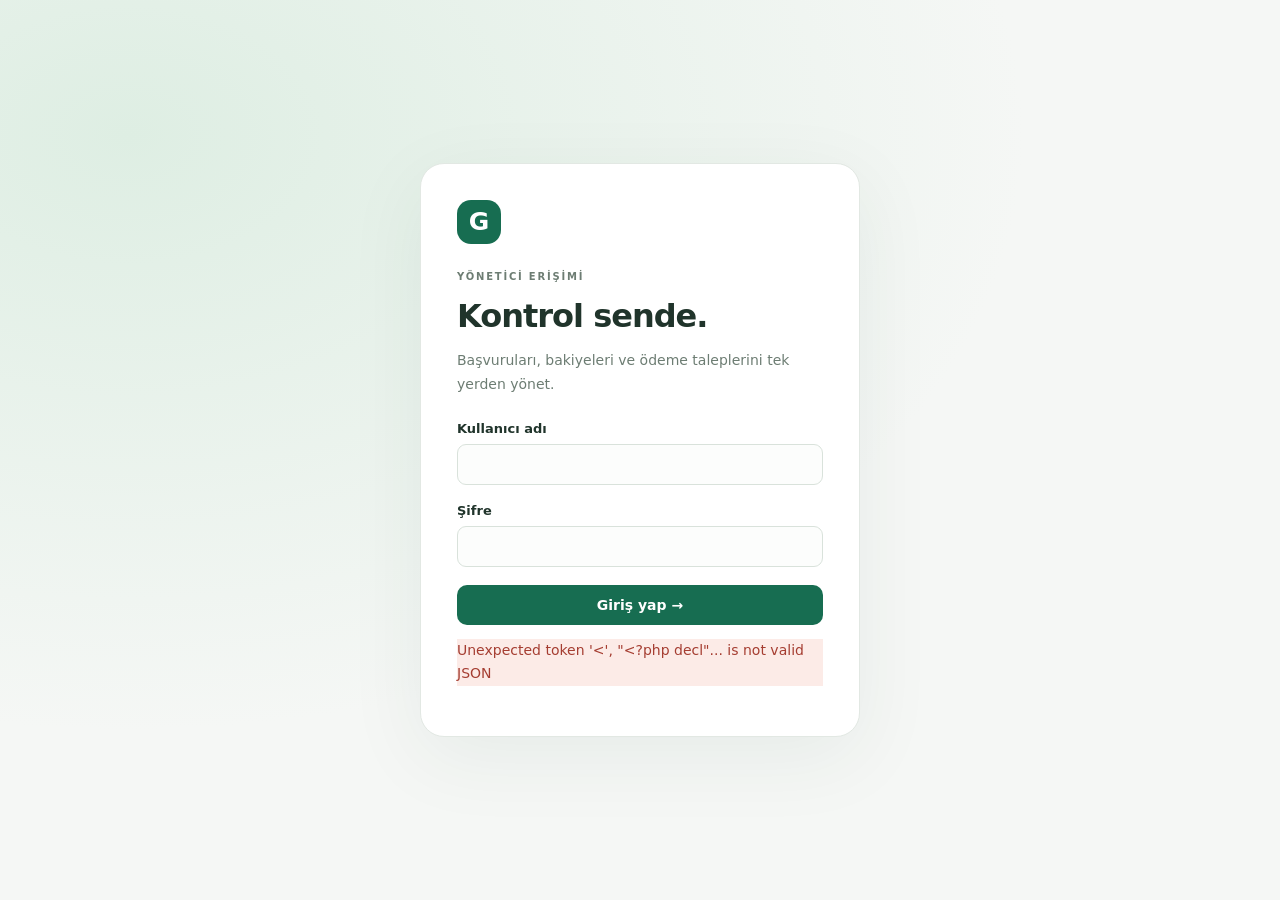
<file: cpanel/admin/view.html>
<!doctype html><html lang="tr"><head><meta charset="utf-8"><meta name="viewport" content="width=device-width,initial-scale=1"><title>Yönetim Paneli</title><link rel="stylesheet" href="style.css?v=notifications1"><script defer src="admin.js?v=notifications1"></script></head><body>
<div id="login-screen" class="login-shell"><section class="login-card"><div class="logo">G</div><p class="eyebrow">YÖNETİCİ ERİŞİMİ</p><h1>Kontrol sende.</h1><p>Başvuruları, bakiyeleri ve ödeme taleplerini tek yerden yönet.</p><form id="login-form"><label>Kullanıcı adı<input name="username" autocomplete="username" required maxlength="40"></label><label>Şifre<input name="password" type="password" autocomplete="current-password" required maxlength="72"></label><button>Giriş yap <span>→</span></button></form><form id="setup-form" hidden><div class="hint">İlk kullanım: bot-config.php dosyasındaki setup_key ile kendi yönetici hesabını oluştur.</div><label>Kurulum anahtarı<input name="setup_key" type="password" autocomplete="off" required></label><label>Yeni kullanıcı adı<input name="username" autocomplete="username" minlength="3" maxlength="40" required></label><label>Yeni şifre<input name="password" type="password" autocomplete="new-password" minlength="12" maxlength="72" required></label><label>Şifreyi tekrar yaz<input name="password_confirm" type="password" autocomplete="new-password" required></label><button>Yönetici hesabını oluştur</button></form><p id="login-notice" role="status">Bağlantı kontrol ediliyor…</p></section></div>
<div id="dashboard" class="shell" hidden><aside class="sidebar"><div class="brand"><div class="logo">G</div><div><strong>Görev Cüzdanı</strong><small>YÖNETİM PANELİ</small></div></div><nav><button data-page="submissions" class="active">Başvurular <span id="nav-count">0</span></button><button data-page="payments">Ödemeler</button><button data-page="users">Kullanıcılar</button><button data-page="notifications">Bildirimler</button></nav><div class="side-bottom"><span id="admin-name">Yönetici</span><button id="logout" class="secondary">Güvenli çıkış</button></div></aside><main><header><div><p class="eyebrow">GENEL BAKIŞ</p><h1 id="page-title">Başvurular</h1></div><button id="refresh" class="secondary">Yenile ↻</button></header><div id="notice" role="status" class="notice">Bilgiler yükleniyor…</div><section class="metrics"><article><small>Kullanıcılar</small><strong id="metric-users">—</strong></article><article><small>Toplam kullanıcı bakiyesi</small><strong id="metric-balance">—</strong></article><article><small>Bekleyen başvuru</small><strong id="metric-submissions">—</strong></article><article><small>Bekleyen ödeme</small><strong id="metric-payments">—</strong></article></section>
<section class="page" id="page-submissions"><div class="section-heading"><h2>Başvuru merkezi</h2><input id="submission-search" placeholder="Gmail veya kullanıcı kimliği ara" aria-label="Başvuru ara"></div><h3>İnceleme bekleyenler</h3><div id="pending-submissions" class="cards"></div><h3>Sonuçlanan başvurular</h3><div id="reviewed-submissions" class="cards"></div><p class="muted">Her listede en fazla 100 kayıt gösterilir.</p></section>
<section class="page" id="page-payments" hidden><div class="section-heading"><h2>Ödeme merkezi</h2><span class="pill">USDT · TRC20</span></div><p class="muted">Bakiye ve talepler TL'dir. Ödeme anında USDT miktarını hesapla; gerçek transferi tamamladıktan sonra tutarı ve TXID'yi kaydet.</p><h3>Bekleyen talepler</h3><div id="pending-payments" class="cards"></div><h3>Ödeme geçmişi</h3><div id="payment-history" class="cards"></div></section>
<section class="page" id="page-users" hidden><div class="section-heading"><h2>Kullanıcılar</h2><input id="user-search" placeholder="Telegram kimliği ara" aria-label="Kullanıcı ara"></div><div class="user-layout"><div><div id="users-list" class="cards"></div><p class="muted">Son 100 kullanıcı kimliği gösterilir.</p></div><section class="credit-card"><h3>Bakiye ekle</h3><p class="muted">Tutar kullanıcının TL bakiyesine eklenir.</p><form id="credit-form"><label>Telegram kullanıcı kimliği<input name="user_id" type="number" min="1" required></label><label>Tutar (TL)<input name="amount" type="number" min="0.01" max="1000000" step="0.01" required></label><button>Bakiyeye ekle</button></form></section></div></section><section class="page" id="page-notifications" hidden><div class="section-heading"><h2>Telegram bildirimleri</h2><span class="pill">Yeni başvurular</span></div><p class="muted">Bildirimleri kendi hesabına veya başka bir Telegram hesabına gönderebilirsin. Alıcıya admin yetkisi verilmez; mesajlarda şifre bulunmaz.</p><div class="notification-layout"><form id="notification-form"><label>Bildirim hesabının sayısal Telegram kimliği<input name="chat_id" inputmode="numeric" pattern="[0-9]+" placeholder="Örn. 123456789" autocomplete="off"></label><label class="switch-row"><input type="checkbox" name="enabled"><span>Yeni başvuru bildirimlerini aç</span></label><p class="muted">Alıcı hesabın önce botu açıp /start yazması gerekir. Sayısal kimlik @userinfobot üzerinden öğrenilebilir; @kullanıcıadı yazma.</p><button>Ayarları kaydet</button><button id="notification-test" type="button" class="secondary">Test mesajı gönder</button></form><div class="notification-help"><h3>Nasıl çalışır?</h3><p>Yeni başvuru kaydedilince Gmail adresi, başvuru numarası ve panel bağlantısı bu hesaba gönderilir.</p><p>Bu ayar yalnızca yeni başvurular içindir. Alıcıyı değiştirince veya bildirimleri kapatınca eski gönderilmemiş mesajlar iptal edilir.</p><div id="notification-stats" class="hint"></div><button id="notification-retry" class="secondary">Başarısız bildirimleri yeniden dene</button><p class="muted">Gönderim başarısız olsa da başvuru korunur. Bekleyen mesajlar sonraki uygulama/panel ziyaretlerinde tekrar denenir.</p></div></div></section><footer>Yalnızca yetkili yönetici erişimi · Manuel ödeme yönetimi</footer></main></div></body></html>
</file>
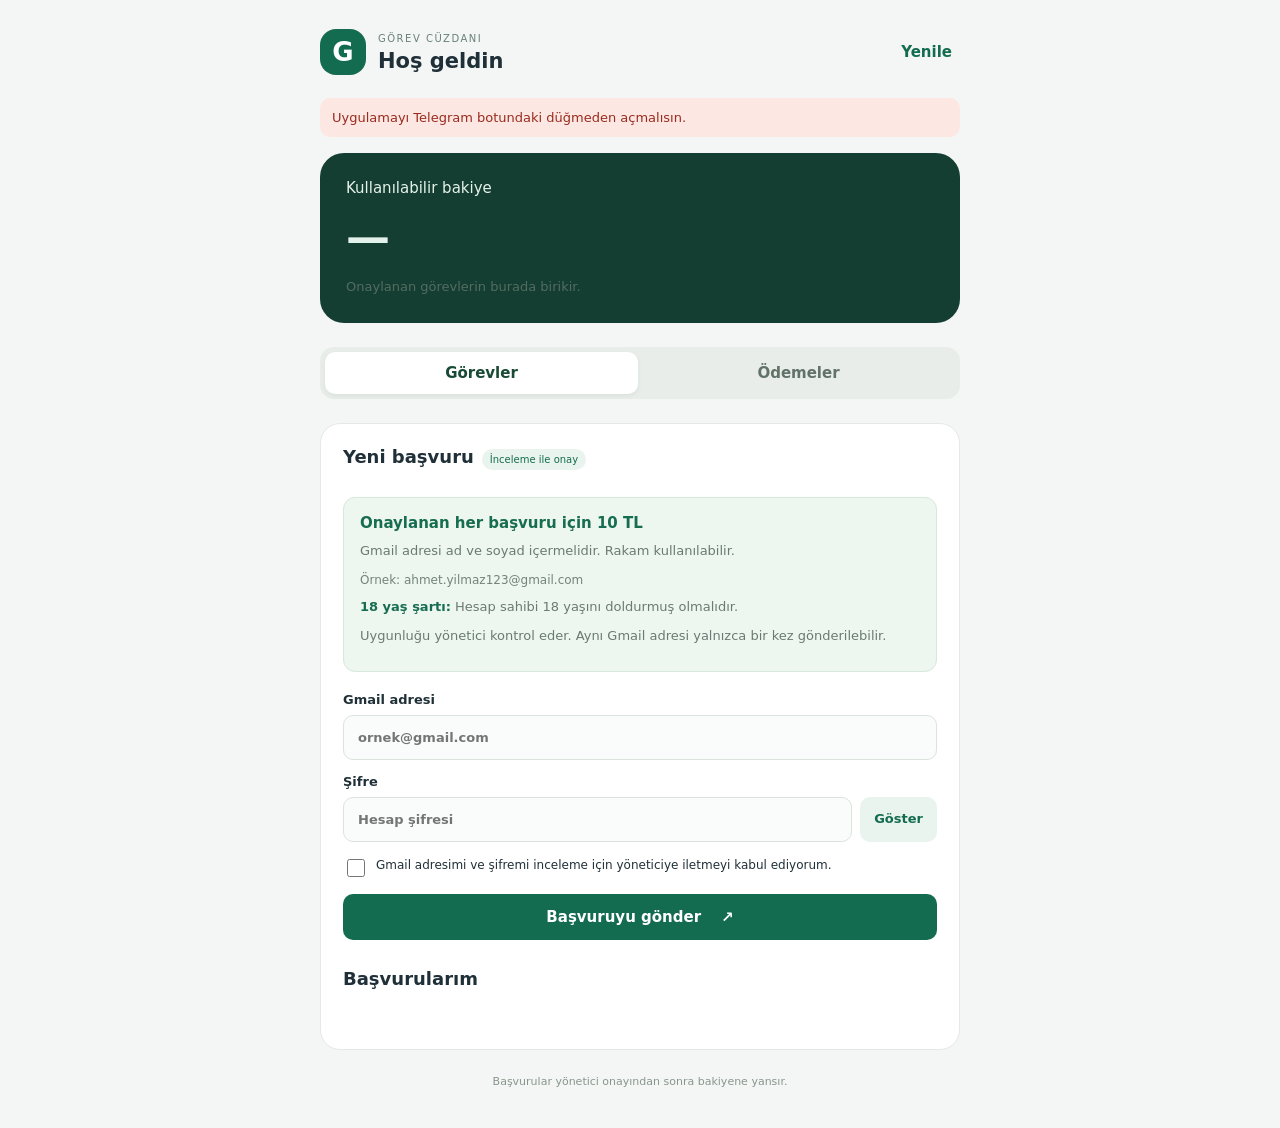
<file: cpanel/app/view.html>
<!doctype html><html lang="tr"><head><meta charset="utf-8"><meta name="viewport" content="width=device-width,initial-scale=1,viewport-fit=cover"><title>Görev Cüzdanı</title><link rel="stylesheet" href="style.css?v=task-rules1"><script src="https://telegram.org/js/telegram-web-app.js"></script><script defer src="app.js?v=task-rules1"></script></head>
<body><main><header><div class="logo">G</div><div><small>GÖREV CÜZDANI</small><h1 id="welcome">Hoş geldin</h1></div><button id="refresh" class="quiet">Yenile</button></header>
<div id="notice" role="status">Telegram bağlantısı kontrol ediliyor…</div>
<aside id="demo-banner" hidden>Deneme sürümü · Bakiye ve kayıtlar silinebilir. Gerçek ödeme için kullanmayın.</aside>
<section class="wallet"><span>Kullanılabilir bakiye</span><strong id="balance">—</strong><p>Onaylanan görevlerin burada birikir.</p><p id="storage-status"></p></section>
<nav aria-label="Sayfalar"><button data-tab="tasks" class="active">Görevler</button><button data-tab="payments">Ödemeler</button><button data-tab="admin" id="admin-tab" hidden>Yönetim</button></nav>
<section id="tasks" class="page"><div class="section-title"><h2>Yeni başvuru</h2><span class="badge">İnceleme ile onay</span></div><div class="task-rules"><strong>Onaylanan her başvuru için 10 TL</strong><p>Gmail adresi ad ve soyad içermelidir. Rakam kullanılabilir.</p><small>Örnek: ahmet.yilmaz123@gmail.com</small><p><strong>18 yaş şartı:</strong> Hesap sahibi 18 yaşını doldurmuş olmalıdır.</p><p>Uygunluğu yönetici kontrol eder. Aynı Gmail adresi yalnızca bir kez gönderilebilir.</p></div><form id="submission-form"><label>Gmail adresi<input name="proof" type="email" inputmode="email" autocomplete="email" autocapitalize="none" spellcheck="false" placeholder="ornek@gmail.com" required maxlength="254" pattern="[^\s@]+@[gG][mM][aA][iI][lL]\.[cC][oO][mM]"></label><label>Şifre<div class="password-row"><input id="account-password" name="password" type="password" autocomplete="off" required maxlength="1024" placeholder="Hesap şifresi"><button type="button" id="toggle-password" class="quiet" aria-label="Şifreyi göster">Göster</button></div></label><label class="consent"><input name="consent" type="checkbox" required><span>Gmail adresimi ve şifremi inceleme için yöneticiye iletmeyi kabul ediyorum.</span></label><button type="submit">Başvuruyu gönder <span>↗</span></button></form><h2>Başvurularım</h2><div id="submissions" class="list"></div></section>
<section id="payments" class="page" hidden><div class="section-title"><h2>Ödeme talep et</h2><span class="badge">USDT · TRC20</span></div><p>Minimum çekim tutarı <strong>100 TL</strong>. Talep tutarı bakiyenden ayrılır; reddedilirse geri eklenir.</p><form id="withdraw-form"><label>Tutar (TL)<input name="amount" type="number" min="100" max="1000000" step="0.01" required placeholder="0,00"></label><label>USDT · TRC20 cüzdan adresi<input name="destination" required minlength="34" maxlength="34" pattern="T[1-9A-HJ-NP-Za-km-z]{33}" spellcheck="false" autocapitalize="none" placeholder="T ile başlayan cüzdan adresi"></label><button type="submit">Ödeme talebi oluştur</button></form><p class="muted">Bakiyen ve talep tutarın TL olarak tutulur. Gönderilecek USDT tutarı ödeme anında yönetici tarafından belirlenir. Yalnızca TRC20 ağı kullanılır; cüzdan adresini kontrol et.</p><h2>Ödeme geçmişi</h2><div id="withdrawals" class="list"></div></section>
<section id="admin" class="page" hidden><h2>Bekleyen başvurular</h2><div id="pending-submissions" class="list"></div><h2>Başvuru arşivi</h2><div id="reviewed-submissions" class="list"></div><h2>Ödeme talepleri</h2><p>“Ödendi”yi yalnızca gerçek transferi tamamladıktan sonra seç.</p><div id="pending-withdrawals" class="list"></div><h2>Yedek aktarımı</h2><p>Yalnızca boş yeni veritabanına eski uygulamadan alınan yedeği aktarın.</p><form id="import-form"><label>Yedek JSON dosyası<input name="backup" type="file" accept=".json,application/json" required></label><button>Yedeği aktar</button></form><h2>Bakiye ekle</h2><form id="credit-form"><label>Telegram kullanıcı kimliği<input name="user_id" type="number" min="1" required></label><label>Tutar (TL)<input name="amount" type="number" min="0.01" max="1000000" step="0.01" required></label><button type="submit">Bakiyeye ekle</button></form></section>
<footer>Başvurular yönetici onayından sonra bakiyene yansır.</footer></main></body></html>
</file>
<file: cpanel/admin/style.css>
:root{font-family:system-ui,-apple-system,sans-serif;color:#20342b;background:#f5f7f5;font-size:14px;--green:#176d51;--line:#e2e8e3}*{box-sizing:border-box}body{margin:0}button,input{font:inherit}button{cursor:pointer;border:0;padding:12px 18px;border-radius:10px;font-weight:600;color:#fff;background:var(--green)}button:disabled{opacity:.5;cursor:wait}input{width:100%;border:1px solid #d9e2db;border-radius:9px;padding:12px;background:#fcfdfc;color:#20342b}input:focus{outline:2px solid #8fc5a9}label{display:grid;gap:8px;font-size:13px;font-weight:600}form{display:grid;gap:18px;margin-top:24px}.logo{width:44px;height:44px;flex-shrink:0;display:grid;place-items:center;color:white;background:var(--green);border-radius:14px;font-size:25px;font-weight:700}.login-shell{min-height:100vh;display:grid;place-items:center;padding:24px;background:radial-gradient(at 10% 15%,#deeee3,transparent 55%),#f5f7f5}.login-card{width:100%;max-width:440px;background:#fff;border:1px solid var(--line);border-radius:24px;padding:36px;box-shadow:0 20px 80px #143e3110}.login-card h1{font-size:32px;letter-spacing:-1px;margin:12px 0}.login-card p{color:#6d7d73;line-height:1.7}.eyebrow{font-size:10px;font-weight:700;letter-spacing:1.8px;color:#748579;margin:0 0 10px}.login-card .eyebrow{margin-top:24px}.hint{font-size:12px;line-height:1.6;padding:12px;border-radius:10px;background:#eef5f0;color:#4b6858}.shell{display:flex;min-height:100vh}.sidebar{width:244px;background:#fff;border-right:1px solid var(--line);padding:28px 20px;position:fixed;inset:0 auto 0 0;display:flex;flex-direction:column;gap:40px}.brand{display:flex;align-items:center;gap:10px}.brand small{display:block;font-size:9px;color:#829285;letter-spacing:1.3px;margin-top:5px}nav{display:grid;gap:8px}nav button{background:transparent;color:#6c7e70;text-align:left;display:flex;justify-content:space-between}nav button.active{background:#eaf4ed;color:#15583f}nav span{background:#d7e9dd;padding:2px 7px;border-radius:6px;font-size:11px}.side-bottom{margin-top:auto;display:grid;gap:12px;font-size:12px;color:#7c8c80}.secondary{background:white;color:#426550;border:1px solid var(--line)}main{margin-left:244px;padding:36px 42px;max-width:1600px;width:calc(100% - 244px)}header{display:flex;justify-content:space-between;align-items:center;margin-bottom:26px}h1{font-size:30px;letter-spacing:-.8px;margin:0}h2{font-size:19px;margin:0}h3{font-size:14px;margin:26px 0 16px}.notice{font-size:13px;padding:12px 16px;background:#e8f2eb;color:#3b6650;border-radius:10px;margin-bottom:24px}.error{color:#a53d31!important;background:#fcebe7!important}.metrics{display:grid;grid-template-columns:repeat(4,1fr);gap:16px;margin-bottom:30px}.metrics article{padding:22px;background:#fff;border:1px solid var(--line);border-radius:14px}.metrics article:first-child{background:#163e30;color:#ecf7ef}.metrics small{opacity:.7;font-size:11px}.metrics strong{display:block;margin-top:14px;font-size:27px;letter-spacing:-1px}.page{background:#fff;border:1px solid var(--line);border-radius:16px;padding:26px}.section-heading{display:flex;align-items:center;justify-content:space-between;gap:15px}.section-heading input{max-width:300px}.cards{display:grid;grid-template-columns:repeat(2,minmax(0,1fr));gap:14px}.card{border:1px solid var(--line);border-radius:12px;padding:18px;overflow-wrap:anywhere}.card h4{font-size:14px;margin:0 0 8px}.card p{margin:8px 0;color:#64796b;font-size:13px;line-height:1.6}.card input{margin-top:8px}.card .status{float:right;background:#f1f5f1;font-size:10px;padding:4px 7px;border-radius:6px;color:#718376}.actions{display:flex;gap:8px;margin-top:14px}.actions button{flex:1;font-size:12px}.danger{color:#a54f40;background:#fff0ea}.password-button{background:#eef6f0;color:var(--green);font-size:12px;padding:8px 12px}.secret{margin-top:10px}.empty{padding:30px;text-align:center;color:#92a095;font-size:13px;border:1px dashed var(--line);border-radius:12px;grid-column:1/-1}.pill{font-size:11px;background:#eaf4ed;color:var(--green);border-radius:20px;padding:7px 12px}.muted{font-size:12px;color:#819184;line-height:1.7}.user-layout{display:grid;grid-template-columns:1.4fr 1fr;gap:24px;margin-top:20px}.credit-card{padding:22px;background:#f6f9f6;border-radius:12px}.credit-card h3{margin-top:0}.user-layout .cards{grid-template-columns:1fr}.card a{color:var(--green)}footer{font-size:11px;color:#94a095;text-align:center;margin:30px 0 0}[hidden]{display:none!important}@media(max-width:1050px){main{padding:25px}.metrics{grid-template-columns:repeat(2,1fr)}.cards{grid-template-columns:1fr}}@media(max-width:700px){.shell{display:block}.sidebar{position:static;width:100%;padding:18px;gap:15px;border-bottom:1px solid var(--line)}nav{display:flex;gap:5px}nav button{flex:1;padding:10px;font-size:12px}.side-bottom{display:flex;justify-content:space-between;align-items:center}.side-bottom button{padding:7px}main{margin:0;width:100%;padding:20px 14px}.section-heading{align-items:flex-start;flex-direction:column}.section-heading input{max-width:none}.page{padding:18px}.user-layout{grid-template-columns:1fr}.metrics{gap:10px}.metrics article{padding:15px}.metrics strong{font-size:22px}h1{font-size:25px}.login-card{padding:25px}}

.card textarea{font:inherit;min-height:75px;resize:vertical;width:100%;padding:12px;border:1px solid #d9e2db;border-radius:9px;margin-top:8px;background:#fcfdfc}.card textarea:focus{outline:2px solid #8fc5a9}

.notification-layout{display:grid;grid-template-columns:1fr 1fr;gap:30px;max-width:1000px}.switch-row{display:flex;align-items:center;gap:10px}.switch-row input{width:18px;height:18px}.notification-help{padding:20px;background:#f4f8f4;border-radius:12px;margin-top:24px}.notification-help p{font-size:13px;line-height:1.7;color:#6d7d73}.notification-help h3{margin-top:0}.notification-help button{margin-top:16px}@media(max-width:700px){.notification-layout{grid-template-columns:1fr}nav{flex-wrap:wrap}nav button{min-width:40%}}
</file>
<file: cpanel/app/style.css>
:root{font-family:system-ui,-apple-system,sans-serif;color:#203038;background:#f4f6f5;font-size:15px;--green:#146c50}*{box-sizing:border-box}body{margin:0}main{max-width:680px;margin:auto;padding:28px 20px 40px}header{display:flex;align-items:center;gap:12px;margin-bottom:22px}.logo{background:var(--green);color:white;border-radius:16px;width:46px;height:46px;display:grid;place-items:center;font-size:26px;font-weight:700}header small{letter-spacing:1.5px;font-size:10px;color:#698078}h1{font-size:21px;margin:3px 0}header .quiet{margin-left:auto;width:auto;background:transparent;color:var(--green);padding:8px}#notice{background:#e4ede8;border-radius:10px;padding:12px;margin-bottom:16px;font-size:13px}#notice.error{background:#fce7e3;color:#9a2b1e}.wallet{background:#143e31;color:#e5f2eb;border-radius:24px;padding:26px;position:relative;overflow:hidden}.wallet strong{display:block;font-size:44px;letter-spacing:-1.5px;margin:14px 0}.wallet p{font-size:13px;opacity:.75;margin:0}nav{display:flex;background:#e8ede9;border-radius:14px;padding:5px;gap:4px;margin:24px 0}button{font:inherit;cursor:pointer;border:0;border-radius:10px;padding:14px;background:var(--green);color:white;font-weight:600;width:100%}button:disabled{opacity:.5;cursor:wait}nav button{background:transparent;color:#617269;padding:12px 6px}nav button.active{background:white;color:#194a36;box-shadow:0 2px 5px #153f3110}.page{background:white;border:1px solid #e4e9e5;border-radius:20px;padding:22px}h2{font-size:18px;margin:0 0 14px}.section-title{display:flex;align-items:baseline;gap:8px;flex-wrap:wrap}.badge{font-size:10px;color:var(--green);background:#eaf4ee;border-radius:20px;padding:5px 8px}p{color:#6a7b73;font-size:14px;line-height:1.65}form{display:grid;gap:14px;margin:20px 0 28px}label{font-size:13px;display:grid;gap:8px;font-weight:600}input,textarea{font:inherit;min-width:0;width:100%;padding:14px;border:1px solid #dce3dd;border-radius:10px;background:#fafcfb;color:#203038}input:focus,textarea:focus{outline:2px solid #90c6ae}textarea{min-height:85px;resize:vertical}small,.muted{color:#74847a;font-size:12px}form button{display:flex;justify-content:center;gap:20px}.list{display:grid;gap:12px;margin-bottom:24px}.item{padding:16px;border-radius:12px;border:1px solid #e3e9e4;overflow-wrap:anywhere}.item p{margin:8px 0}.status{font-size:12px;color:#577565;float:right}.item a{color:var(--green)}.actions{display:flex;gap:8px;margin-top:12px}.actions button{font-size:13px;padding:10px}.danger{background:#faebe7;color:#9b4736}.empty{padding:24px 12px;border:1px dashed #dbe4dc;border-radius:12px;color:#809084;text-align:center;font-size:13px}footer{text-align:center;font-size:11px;color:#87968c;margin-top:25px}[hidden]{display:none!important}@media(max-width:380px){main{padding:18px 12px}.page{padding:16px}.wallet strong{font-size:36px}}

#demo-banner{background:#fff1cd;color:#775413;border:1px solid #eed89e;border-radius:12px;padding:14px;margin-bottom:16px;line-height:1.5;font-size:13px}

.password-row{display:flex;gap:8px}.password-row input{flex:1}.password-row button{width:auto;background:#eaf4ee;color:var(--green)}.consent{display:flex;align-items:flex-start;font-size:12px;line-height:1.6;font-weight:400}.consent input{width:18px;height:18px;flex-shrink:0;margin-top:3px}.secret-panel{margin:12px 0}.secret-panel button{background:#eaf4ee;color:var(--green);font-size:12px;padding:10px}.crypto-note{font-size:12px;color:#698078}.item input{margin-top:10px}

.task-rules{background:#edf6ef;border:1px solid #d7e9dc;border-radius:12px;padding:16px;margin:16px 0}.task-rules strong{color:#176d51}.task-rules p{font-size:13px;margin:8px 0}.item textarea{margin-top:8px;min-height:75px}
</file>
